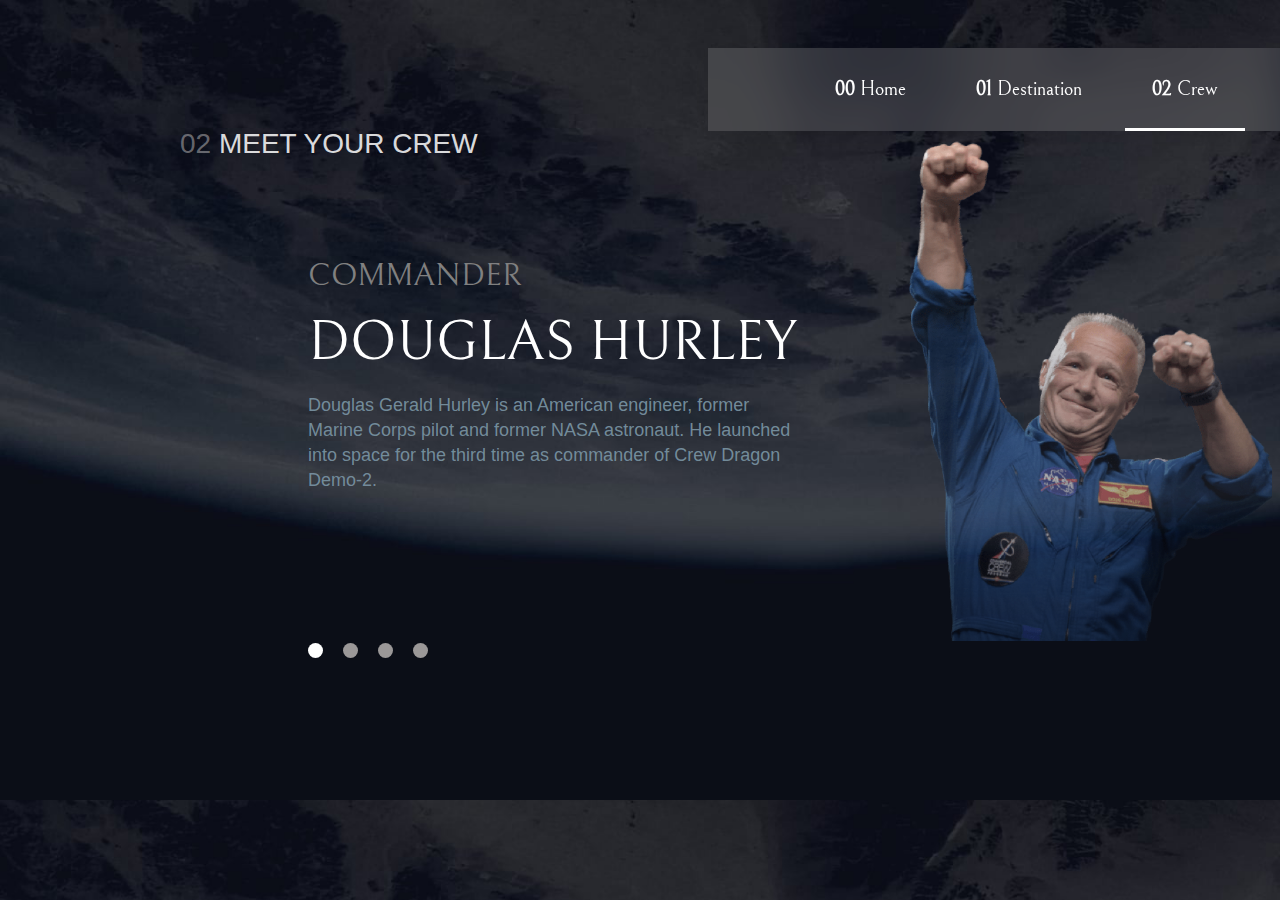
<file: crew-commander.html>
<!DOCTYPE html>
<html lang="en">
  <head>
    <meta charset="UTF-8" />
    <meta name="viewport" content="width=device-width, initial-scale=1.0" />

    <link
      rel="icon"
      type="image/png"
      sizes="32x32"
      href="./assets/favicon-32x32.png"
    />

    <title>Frontend Mentor | Space tourism website</title>

    <link rel="stylesheet" href="./styles.css" />

    <link rel="preconnect" href="https://fonts.googleapis.com" />
    <link rel="preconnect" href="https://fonts.gstatic.com" crossorigin />
    <link
      href="https://fonts.googleapis.com/css2?family=Bellefair&display=swap"
      rel="stylesheet"
    />

    <style>
      body {
        background-image: url(./assets/crew/background-crew-desktop.jpg);
        background-size: cover;
        font-family: "Bellefair", serif;
        color: white;
      }
      #content {
        /* height: 100%; */
        width: 500px;
        margin-top: 150px;
        margin-left: 300px;
        float: left;
        /* min-height: 500px; */
      }
      .image1 {
        margin-top: 50px;
        margin-left: 900px;
      }
      .fade-img {
        -webkit-mask-image: linear-gradient(#000, rgb(0, 0, 0, 0.4));
        mask-image: linear-gradient(#000, rgb(0, 0, 0, 0.4));
      }
      .btn {
        height: 15px;
        width: 15px;
        border-radius: 50%;
        background-color: rgb(155, 152, 152);
        border: 0;
      }
      .white-btn {
        background-color: white;
      }
      .ansari {
        margin-top: 120px;
        margin-left: 900px;
      }
      #crew {
        border-bottom: 3px rgb(255, 255, 255) solid;
      }
      #heading {
        position: absolute;
        top: 100px; /* Adjust as needed */
        left: 180px; /* Align it properly */
        font-size: 28px;
        font-family: "Gill Sans", "Gill Sans MT", Calibri, "Trebuchet MS",
          sans-serif;
        color: rgba(255, 255, 255, 0.858);
      }
    </style>
  </head>
  <body>
    <div id="nav" style="left: 700px">
      <nav>
        <a href="index.html" id="home" class="anchor"><b>00</b> Home</a
        >&nbsp;&nbsp;&nbsp;
        <a href="./destination-moon.html" id="destination" class="anchor"
          ><b>01</b> Destination</a
        >&nbsp;&nbsp;&nbsp;
        <a href="./crew-commander.html" id="crew" class="anchor"
          ><b>02</b> Crew</a
        >&nbsp;&nbsp;&nbsp;
        <a href="./technology-vehicle.html" id="tech" class="anchor"
          ><b>03</b> Technology</a
        >
      </nav>
    </div>

    <!-- 02 Meet your crew -->
    <div>
      <p id="heading">
        <span style="color: rgba(214, 211, 211, 0.458)">02</span> MEET YOUR CREW
      </p>
    </div>

    <div id="content">
      <p>
        <span
          id="prof"
          style="font-size: 32px; text-transform: uppercase; color: grey"
          >Commander</span
        ><br />
      </p>

      <span class="up" style="font-size: 56px; text-transform: uppercase"
        >Douglas Hurley </span
      ><br />
      <p
        id="content-para"
        style="
          font-size: 18px;
          font-family: 'Gill Sans', 'Gill Sans MT', Calibri, 'Trebuchet MS',
            sans-serif;
          color: rgba(119, 145, 160, 0.959);
          line-height: 25px;
        "
      >
        Douglas Gerald Hurley is an American engineer, former Marine Corps pilot
        and former NASA astronaut. He launched into space for the third time as
        commander of Crew Dragon Demo-2.
      </p>

      <nav id="crew-nav" style="margin-top: 150px">
        <button class="btn white-btn" id="btn1"></button
        >&nbsp;&nbsp;&nbsp;&nbsp;
        <button class="btn" id="btn2"></button>&nbsp;&nbsp;&nbsp;&nbsp;
        <button class="btn" id="btn3"></button>&nbsp;&nbsp;&nbsp;&nbsp;
        <button class="btn" id="btn4"></button>&nbsp;&nbsp;&nbsp;&nbsp;
      </nav>
    </div>

    <div id="image" class="image1 fade-img">
      <img
        src="./assets/crew/image-douglas-hurley.png"
        height="500px"
        width="370px"
      />
    </div>

    <script src="https://ajax.googleapis.com/ajax/libs/jquery/3.7.1/jquery.min.js"></script>
    <script>
      $(".btn").click(function () {
        btnid = $(this).attr("id");
        $(".btn").removeClass("white-btn");
        $("#" + btnid).addClass("white-btn");

        function content(name, description, prof, image, height, width) {
          $(".up").text(name);
          $("#content-para").text(description);
          $("#prof").text(prof);
          $("img").attr({ src: image, height: height, width: width });
          // var s = [];
          s = $("#image").attr("class");
          // alert(s);
        }

        if (btnid === "btn1") {
          content(
            "Douglas Hurley",
            "Douglas Gerald Hurley is an American engineer, former Marine Corps pilot andformer NASA astronaut. He launched into space for the third time ascommander of Crew Dragon Demo-2.",
            "Commander",
            "./assets/crew/image-douglas-hurley.png",
            "500px",
            "370px"
          );
          $("#image").removeClass("ansari victor mark").addClass("image1");
          $("#crew-nav").attr("style", "margin-top:150px");
        } else if (btnid === "btn2") {
          content(
            "Anousheh Ansari",
            "Anousheh Ansari is an Iranian American engineer and co-founder of Prodea Systems. Ansari was the fourth self-funded space tourist, the first self-funded woman to fly to the ISS, and the first Iranian in space.",
            "flight engineer",
            "assets/crew/image-anousheh-ansari.png",
            "400px",
            "350px"
          );
          $("#image").removeClass("image1 victor mark").addClass("ansari");
          $("#crew-nav").attr("style", "margin-top:60px");
        } else if (btnid === "btn3") {
          content(
            "mark shuttleworth",
            "Mark Richard Shuttleworth is the founder and CEO of Canonical, the company behind the Linux-based Ubuntu operating system. Shuttleworth became the first South African to travel to space as a space tourist.",
            "mission specialist",
            "assets/crew/image-mark-shuttleworth.png",
            "400px",
            "300px"
          );
          $("#image").removeClass("image1 victor").addClass("ansari");
          $("#crew-nav").attr("style", "margin-top:60px");
        } else {
          content(
            "victor glover",
            "Pilot on the first operational flight of the SpaceX Crew Dragon to the International Space Station. Glover is a commander in the U.S. Navy where he pilots an F/A-18.He was a crew member of Expedition 64, and served as a station systems flight engineer.",
            "pilot",
            "assets/crew/image-victor-glover.png",
            "400px",
            "350px"
          );
          $("#image").removeClass("image1 victor").addClass("ansari");
          $("#crew-nav").attr("style", "margin-top:125px");
        }
      });
    </script>
    <script src="./index.js"></script>
  </body>
</html>
</file>
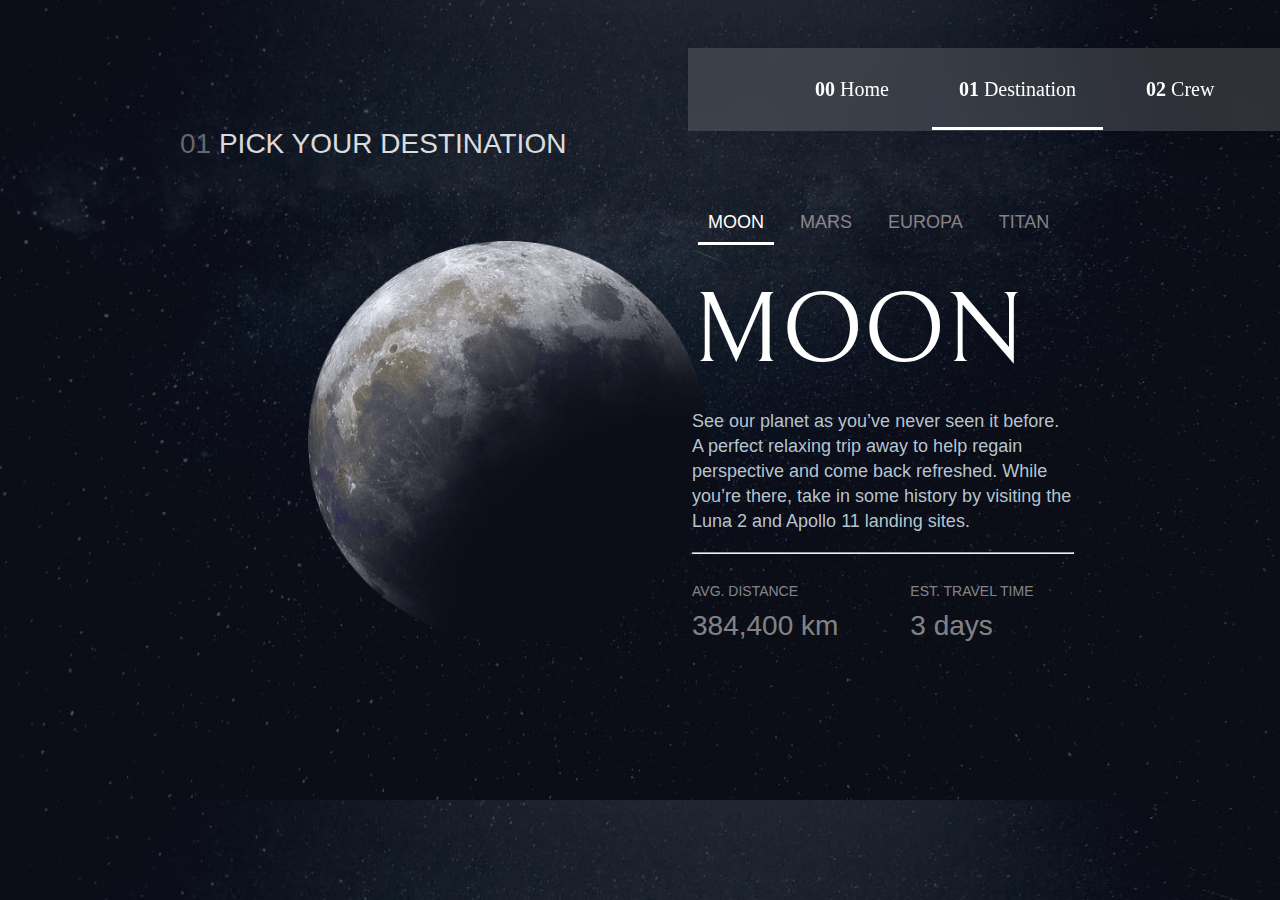
<file: destination-moon.html>
<!DOCTYPE html>
<html lang="en">
  <head>
    <meta charset="UTF-8" />
    <meta name="viewport" content="width=device-width, initial-scale=1.0" />

    <link
      rel="icon"
      type="image/png"
      sizes="32x32"
      href="./assets/favicon-32x32.png"
    />

    <title>Frontend Mentor | Space tourism website</title>

    <link rel="stylesheet" href="./styles.css" />
    <link rel="preconnect" href="https://fonts.googleapis.com" />
    <link rel="preconnect" href="https://fonts.gstatic.com" crossorigin />
    <link
      href="https://fonts.googleapis.com/css2?family=Bellefair&display=swap"
      rel="stylesheet"
    />
    <style>
      body {
        background-image: url(./assets/destination/background-destination-desktop.jpg);
        background-size: cover;
        color: white;
      }
      img {
        height: 100%;
        width: 100%;
      }
      #image {
        position: relative;
        height: 400px;
        width: 400px;
        float: left;
        top: 150px;
        left: 300px;
      }
      #nav-dest > button {
        background-color: transparent;
        border: 0px;
        /* padding: 10px; */
        color: white;
        cursor: pointer;
      }
      #nav-dest {
        margin: 0;
      }
      #content {
        margin-top: 0px;
        position: relative;
        top: 120px;
        height: 300px;
        width: 380px;
        float: right;
        margin-right: 200px;
      }
      .btn {
        font-size: 18px;
        text-transform: uppercase;
        font-family: "Gill Sans", "Gill Sans MT", Calibri, "Trebuchet MS",
          sans-serif;
        color: rgba(226, 214, 214, 0.577);
        padding: 10px;
      }
      #destination,
      .recent {
        border-bottom: 3px rgb(255, 255, 255) solid;
      }
      .recent {
        color: white;
      }
      #heading {
        position: absolute;
        top: 100px; /* Adjust as needed */
        left: 180px; /* Align it properly */
        font-size: 28px;
        font-family: "Gill Sans", "Gill Sans MT", Calibri, "Trebuchet MS",
          sans-serif;
        color: rgba(255, 255, 255, 0.858);
      }
    </style>
  </head>
  <body>
    <div id="nav">
      <nav>
        <a href="index.html" id="home" class="anchor"><b>00</b> Home</a
        >&nbsp;&nbsp;&nbsp;
        <a href="./destination-moon.html" id="destination" class="anchor"
          ><b>01</b> Destination</a
        >&nbsp;&nbsp;&nbsp;
        <a href="./crew-commander.html" id="crew" class="anchor"
          ><b>02</b> Crew</a
        >&nbsp;&nbsp;&nbsp;
        <a href="./technology-vehicle.html" id="tech" class="anchor"
          ><b>03</b> Technology</a
        >
      </nav>
    </div>

    <!-- 01 Pick your destination -->
    <div>
      <p id="heading">
        <span style="color: rgba(214, 211, 211, 0.458)">01</span> PICK YOUR
        DESTINATION
      </p>
    </div>
    <div id="image">
      <img src="./assets/destination/image-moon.png" alt="Moon" />
    </div>

    <div id="content">
      <div>
        <nav id="nav-dest">
          <button id="moon"><span class="btn moon recent">Moon</span></button>
          <button id="mars"><span class="btn mars">Mars</span></button>
          <button id="europa"><span class="btn europa">Europa</span></button>
          <button id="titan"><span class="btn titan">Titan</span></button>
        </nav>
      </div>
      <p
        id="planet"
        style="
          font-size: 100px;
          text-transform: uppercase;
          font-family: 'Bellefair', serif;
          margin: 0;
          margin-bottom: 20px;
          margin-top: 40px;
        "
      >
        Moon
      </p>
      <p
        style="
          font-size: 18px;
          font-family: 'Gill Sans', 'Gill Sans MT', Calibri, 'Trebuchet MS',
            sans-serif;
          color: rgba(192, 209, 219, 0.959);
          line-height: 25px;
        "
        id="description"
      >
        See our planet as you’ve never seen it before. A perfect relaxing trip
        away to help regain perspective and come back refreshed. While you’re
        there, take in some history by visiting the Luna 2 and Apollo 11 landing
        sites.
      </p>
      <p></p>
      <hr width="100%" />
      <div
        style="
          display: inline-block;
          margin-top: 15px;
          color: rgba(245, 245, 245, 0.525);
        "
      >
        <p
          style="
            margin-bottom: 0px;
            font-size: 14px;
            line-height: 1px;
            font-family: 'Gill Sans', 'Gill Sans MT', Calibri, 'Trebuchet MS',
              sans-serif;
          "
        >
          AVG. DISTANCE
        </p>
        <br />
        <p
          id="dist"
          style="
            font-size: 28px;
            margin: 0px;
            font-family: 'Gill Sans', 'Gill Sans MT', Calibri, 'Trebuchet MS',
              sans-serif;
          "
        >
          384,400 km
        </p>
      </div>
      &emsp;&emsp;&emsp;&emsp;
      <div
        style="
          display: inline-block;
          margin-top: 15px;
          color: rgba(245, 245, 245, 0.525);
        "
      >
        <p
          style="
            margin-bottom: 0px;
            font-size: 14px;
            line-height: 1px;
            font-family: 'Gill Sans', 'Gill Sans MT', Calibri, 'Trebuchet MS',
              sans-serif;
          "
        >
          EST. TRAVEL TIME
        </p>
        <br />
        <p
          id="time"
          style="
            font-size: 28px;
            margin: 0px;
            font-family: 'Gill Sans', 'Gill Sans MT', Calibri, 'Trebuchet MS',
              sans-serif;
          "
        >
          3 days
        </p>
      </div>
    </div>

    <script src="https://ajax.googleapis.com/ajax/libs/jquery/3.7.1/jquery.min.js"></script>
    <script>
      // s = $("#planet").text().toLowerCase();
      // $().addClass("underline");
      $(".btn").hover(
        function () {
          $(this).addClass("underline");
        },
        function () {
          $(this).removeClass("underline");
        }
      );

      $("button").click(function () {
        btnid = $(this).attr("id");
        $(".btn").removeClass("recent");
        $("." + btnid).addClass("recent");

        function content(name, description, dist, time, image) {
          $("#planet").text(name);
          $("#description").text(description);
          $("#time").text(time);
          $("#dist").text(dist);
          $("img").attr({ src: image });
          // var s = [];
          // s = $("#image").attr("class");
          // alert(s);
        }

        if (btnid === "moon") {
          content(
            "moon",
            "See our planet as you’ve never seen it before. A perfect relaxing tripaway to help regain perspective and come back refreshed. While you’rethere, take in some history by visiting the Luna 2 and Apollo 11 landingsites.",
            "384,400 km",
            "3 days",
            "./assets/destination/image-moon.png"
          );
        } else if (btnid === "mars") {
          content(
            "mars",
            "Don’t forget to pack your hiking boots. You’ll need them to tackle Olympus Mons, the tallest planetary mountain in our solar system. It’s two and a half times the size of Everest!",
            "225 mil. km",
            "9 months",
            "./assets/destination/image-mars.png"
          );
        } else if (btnid === "europa") {
          content(
            "europa",
            "The smallest of the four Galilean moons orbiting Jupiter, Europa is a winter lover’s dream. With an icy surface, it’s perfect for a bit of ice skating, curling, hockey, or simple relaxation in your snug wintery cabin.",
            "628 mil. km",
            "3 years",
            "./assets/destination/image-europa.png"
          );
        } else {
          content(
            "titan",
            "The only moon known to have a dense atmosphere other than Earth, Titan is a home away from home (just a few hundred degrees colder!). As a bonus, you get striking views of the Rings of Saturn.",
            "1.6 bil. km",
            " 7 years",
            "./assets/destination/image-titan.png"
          );
        }
      });
    </script>
    <script src="./index.js"></script>
  </body>
</html>
</file>
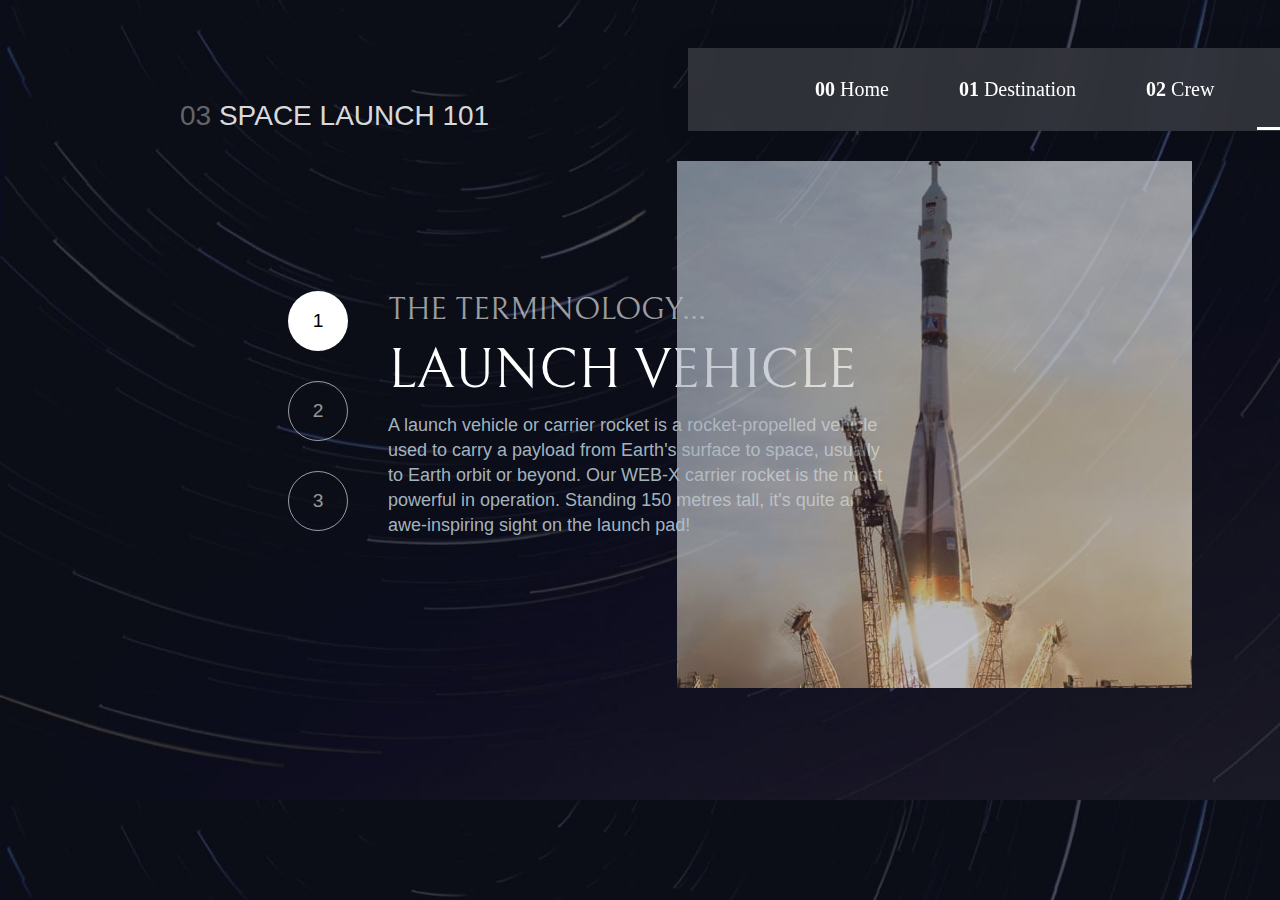
<file: technology-vehicle.html>
<!DOCTYPE html>
<html lang="en">
  <head>
    <meta charset="UTF-8" />
    <meta name="viewport" content="width=device-width, initial-scale=1.0" />

    <link
      rel="icon"
      type="image/png"
      sizes="32x32"
      href="./assets/favicon-32x32.png"
    />

    <title>Frontend Mentor | Space tourism website</title>

    <style>
      body {
        background-image: url(./assets/technology/background-technology-desktop.jpg);
        background-size: cover;
        color: white;
      }
      p {
        margin: 0px;
      }
      #content {
        width: 500px;
        position: relative;
        float: left;
        left: 380px;
        top: 200px;
      }
      #content > p {
        font-family: "Bellefair", serif;
      }
      #heading {
        position: absolute;
        top: 100px;
        left: 180px;
        font-size: 28px;
        font-family: "Gill Sans", "Gill Sans MT", Calibri, "Trebuchet MS",
          sans-serif;
        color: rgba(255, 255, 255, 0.858);
      }
      #nav-vehicle {
        position: relative;
        margin: 0px;
        display: inline-block;
        left: -220px;
        top: 200px;
        width: 60px;
      }
      button {
        display: inline;
        border-radius: 50%;
        height: 60px;
        width: 60px;
        background-color: transparent;
        border: 1px solid rgba(255, 255, 255, 0.589);
        margin-bottom: 30px;
        color: rgba(255, 255, 255, 0.589);
        font-size: larger;
        cursor: pointer;
      }
      #image {
        float: right;
        position: relative;
        top: 70px;
        right: 80px;
        opacity: 0.7;
      }
      #tech {
        border-bottom: 3px rgb(255, 255, 255) solid;
      }
      .recent {
        background-color: white;
        color: black;
      }
      .hovered {
        border: 1.5px solid white;
      }
    </style>
    <link rel="stylesheet" href="./styles.css" />
    <link rel="preconnect" href="https://fonts.googleapis.com" />
    <link rel="preconnect" href="https://fonts.gstatic.com" crossorigin />
    <link
      href="https://fonts.googleapis.com/css2?family=Bellefair&display=swap"
      rel="stylesheet"
    />
  </head>
  <body>
    <div id="nav">
      <nav>
        <a id="home" class="anchor"><b>00</b> Home</a>&nbsp;&nbsp;&nbsp;
        <a id="destination" class="anchor"><b>01</b> Destination</a
        >&nbsp;&nbsp;&nbsp;
        <a id="crew" class="anchor"><b>02</b> Crew</a>&nbsp;&nbsp;&nbsp;
        <a id="tech" class="anchor"><b>03</b> Technology</a>
      </nav>
    </div>

    <div>
      <p id="heading">
        <span style="color: rgba(214, 211, 211, 0.458)">03</span>&nbsp;SPACE
        LAUNCH 101
      </p>
    </div>

    <div id="nav-vehicle">
      <button class="btn recent" id="btn1">1</button><br />
      <button class="btn" id="btn2">2</button><br />
      <button class="btn" id="btn3">3</button><br />
    </div>

    <div id="content">
      <p
        id="term"
        style="
          font-size: 32px;
          color: rgba(255, 255, 255, 0.608);
          text-transform: uppercase;
        "
      >
        The terminology...
      </p>
      <p
        id="vehicle"
        style="font-size: 56px; margin: 10px 0px; text-transform: uppercase"
      >
        Launch vehicle
      </p>
      <p
        id="description"
        style="
          font-size: 18px;
          font-family: 'Gill Sans', 'Gill Sans MT', Calibri, 'Trebuchet MS',
            sans-serif;
          font-weight: lighter;
          color: rgba(192, 209, 219, 0.859);
          line-height: 25px;
        "
      >
        A launch vehicle or carrier rocket is a rocket-propelled vehicle used to
        carry a payload from Earth's surface to space, usually to Earth orbit or
        beyond. Our WEB-X carrier rocket is the most powerful in operation.
        Standing 150 metres tall, it's quite an awe-inspiring sight on the
        launch pad!
      </p>
    </div>

    <div id="image">
      <img
        src="./assets/technology/image-launch-vehicle-portrait.jpg"
        alt="image-launch-vehicle-portrait"
      />
    </div>

    <script src="https://ajax.googleapis.com/ajax/libs/jquery/3.7.1/jquery.min.js"></script>
    <script src="./index.js"></script>
    <script>
      $(".btn").hover(
        function () {
          $(this).addClass("hovered");
        },
        function () {
          $(this).removeClass("hovered");
        }
      );

      $(".btn").click(function () {
        btnid = "btn" + $(this).text();
        $("button").removeClass("recent");
        $(this).addClass("recent");
        function content(vehicle, description, image) {
          $("#vehicle").text(vehicle);
          $("#description").text(description);
          $("img").attr({ src: image });
        }

        if (btnid === "btn1") {
          content(
            "Launch vehicle",
            "A launch vehicle or carrier rocket is a rocket-propelled vehicle used tocarry a payload from Earth's surface to space, usually to Earth orbit orbeyond. Our WEB-X carrier rocket is the most powerful in operation.Standing 150 metres tall, it's quite an awe-inspiring sight on thelaunch pad!",
            "./assets/technology/image-launch-vehicle-portrait.jpg"
          );
        } else if (btnid === "btn2") {
          content(
            "Spaceport",
            "A spaceport or cosmodrome is a site for launching (or receiving) spacecraft, by analogy to the seaport for ships or airport for aircraft. Based in the famous Cape Canaveral, our spaceport is ideally situated to take advantage of the Earth’s rotation for launch",
            "./assets/technology/image-spaceport-portrait.jpg"
          );
        } else {
          content(
            "space capsule",
            "A space capsule is an often-crewed spacecraft that uses a blunt-body reentry capsule to reenter the Earth's atmosphere without wings. Our capsule is where you'll spend your time during the flight. It includes a space gym, cinema, and plenty of other activities to keep you entertained.",
            "./assets/technology/image-space-capsule-portrait.jpg"
          );
        }
      });
    </script>
  </body>
</html>
</file>
<file: styles.css>
#nav {
  display: inline-block;
  position: relative;
  top: 40px;
  left: 680px;
  z-index: 10;
  background: rgba(160, 159, 159, 0.244);
  box-shadow: 0 4px 30px rgba(0, 0, 0, 0.1);
  backdrop-filter: blur(20px);
  -webkit-backdrop-filter: blur(20px);
  padding: 30px 100px;
}
nav > a {
  color: white;
  text-decoration: none;
  font-size: 20px;
  padding: 5px 10px;
}

.underline {
  border-bottom: 3px rgba(212, 204, 204, 0.614) solid;
}
.anchor {
  padding: 27px;
}

body {
  opacity: 0;
  transition: opacity 0.3s ease-in-out;
}

body.loaded {
  opacity: 1;
}
</file>
